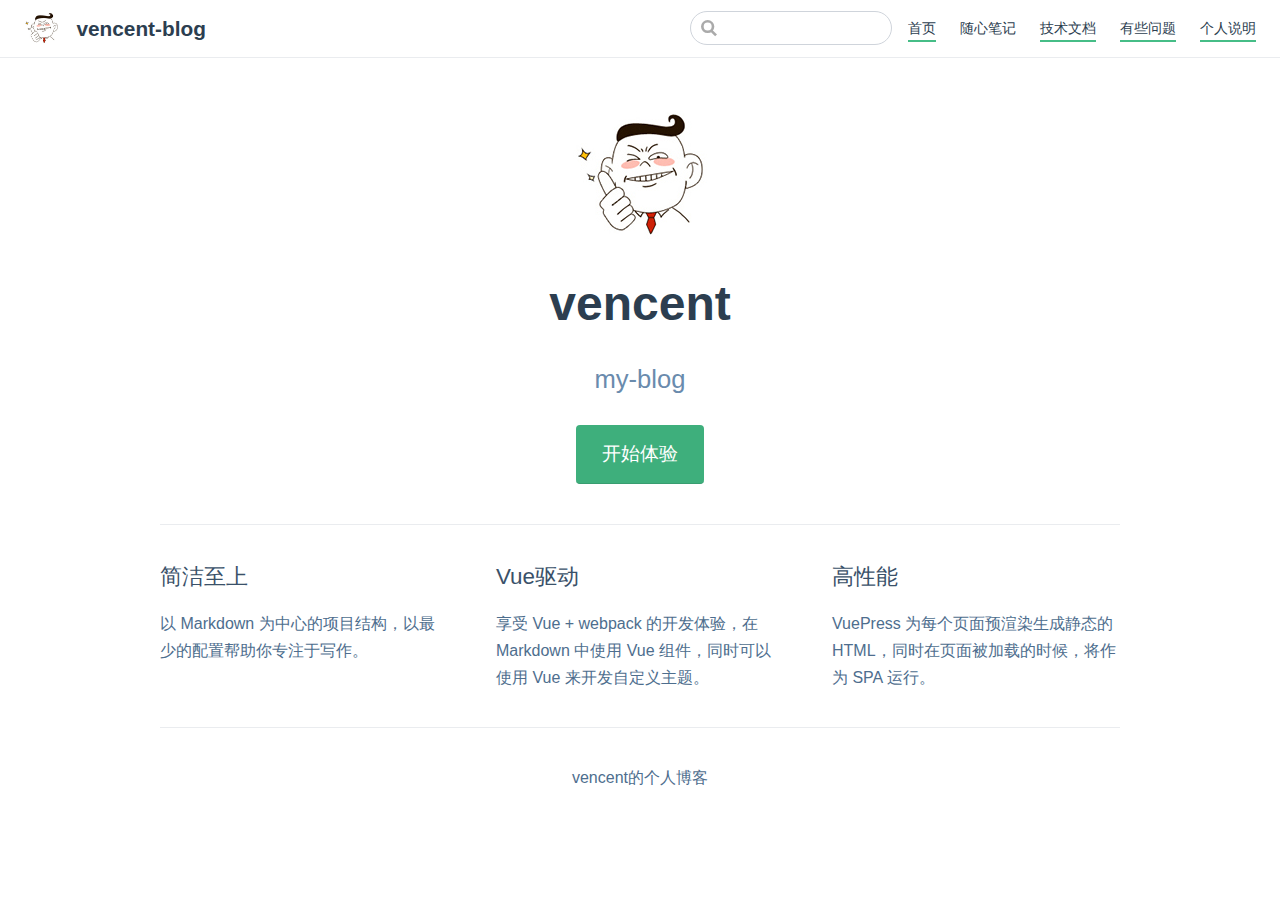
<file: index.html>
<!DOCTYPE html>
<html lang="en-US">
  <head>
    <meta charset="utf-8">
    <meta name="viewport" content="width=device-width,initial-scale=1">
    <title>vencent-blog</title>
    <meta name="generator" content="VuePress 1.7.1">
    <link rel="icon" href="/img09.png">
    <link rel="manifest" href="/img09.png">
    <link rel="apple-touch-icon" href="/img09.png">
    <meta name="description" content="">
    
    <link rel="preload" href="/assets/css/0.styles.680c7393.css" as="style"><link rel="preload" href="/assets/js/app.954b6ad7.js" as="script"><link rel="preload" href="/assets/js/2.8404c8b1.js" as="script"><link rel="preload" href="/assets/js/5.021cf448.js" as="script"><link rel="prefetch" href="/assets/js/3.aedf3c41.js"><link rel="prefetch" href="/assets/js/4.634001f8.js"><link rel="prefetch" href="/assets/js/6.5b02b5c6.js"><link rel="prefetch" href="/assets/js/7.5a473aaa.js"><link rel="prefetch" href="/assets/js/8.8099f444.js">
    <link rel="stylesheet" href="/assets/css/0.styles.680c7393.css">
  </head>
  <body>
    <div id="app" data-server-rendered="true"><div class="theme-container no-sidebar"><header class="navbar"><div class="sidebar-button"><svg xmlns="http://www.w3.org/2000/svg" aria-hidden="true" role="img" viewBox="0 0 448 512" class="icon"><path fill="currentColor" d="M436 124H12c-6.627 0-12-5.373-12-12V80c0-6.627 5.373-12 12-12h424c6.627 0 12 5.373 12 12v32c0 6.627-5.373 12-12 12zm0 160H12c-6.627 0-12-5.373-12-12v-32c0-6.627 5.373-12 12-12h424c6.627 0 12 5.373 12 12v32c0 6.627-5.373 12-12 12zm0 160H12c-6.627 0-12-5.373-12-12v-32c0-6.627 5.373-12 12-12h424c6.627 0 12 5.373 12 12v32c0 6.627-5.373 12-12 12z"></path></svg></div> <a href="/" aria-current="page" class="home-link router-link-exact-active router-link-active"><img src="/img12.png" alt="vencent-blog" class="logo"> <span class="site-name can-hide">vencent-blog</span></a> <div class="links"><div class="search-box"><input aria-label="Search" autocomplete="off" spellcheck="false" value=""> <!----></div> <nav class="nav-links can-hide"><div class="nav-item"><a href="/" aria-current="page" class="nav-link router-link-exact-active router-link-active">
  首页
</a></div><div class="nav-item"><a href="/yun.html" class="nav-link">
  随心笔记
</a></div><div class="nav-item"><a href="/" aria-current="page" class="nav-link router-link-exact-active router-link-active">
  技术文档
</a></div><div class="nav-item"><a href="/" aria-current="page" class="nav-link router-link-exact-active router-link-active">
  有些问题
</a></div><div class="nav-item"><a href="/" aria-current="page" class="nav-link router-link-exact-active router-link-active">
  个人说明
</a></div> <!----></nav></div></header> <div class="sidebar-mask"></div> <aside class="sidebar"><nav class="nav-links"><div class="nav-item"><a href="/" aria-current="page" class="nav-link router-link-exact-active router-link-active">
  首页
</a></div><div class="nav-item"><a href="/yun.html" class="nav-link">
  随心笔记
</a></div><div class="nav-item"><a href="/" aria-current="page" class="nav-link router-link-exact-active router-link-active">
  技术文档
</a></div><div class="nav-item"><a href="/" aria-current="page" class="nav-link router-link-exact-active router-link-active">
  有些问题
</a></div><div class="nav-item"><a href="/" aria-current="page" class="nav-link router-link-exact-active router-link-active">
  个人说明
</a></div> <!----></nav>  <ul class="sidebar-links"><li><a href="/yun.html" class="sidebar-link">考试系统重构（学生端）接口文档（初版）</a></li><li><a href="/shui.html" class="sidebar-link">水</a></li><li><a href="/lin.html" class="sidebar-link">生命中美丽</a></li></ul> </aside> <main aria-labelledby="main-title" class="home"><header class="hero"><img src="/img12.png" alt="hero"> <h1 id="main-title">
      vencent
    </h1> <p class="description">
      my-blog
    </p> <p class="action"><a href="/yun.html" class="nav-link action-button">
  开始体验
</a></p></header> <div class="features"><div class="feature"><h2>简洁至上</h2> <p>以 Markdown 为中心的项目结构，以最少的配置帮助你专注于写作。</p></div><div class="feature"><h2>Vue驱动</h2> <p>享受 Vue + webpack 的开发体验，在 Markdown 中使用 Vue 组件，同时可以使用 Vue 来开发自定义主题。</p></div><div class="feature"><h2>高性能</h2> <p>VuePress 为每个页面预渲染生成静态的 HTML，同时在页面被加载的时候，将作为 SPA 运行。</p></div></div> <div class="theme-default-content custom content__default"></div> <div class="footer">
    vencent的个人博客
  </div></main></div><div class="global-ui"></div></div>
    <script src="/assets/js/app.954b6ad7.js" defer></script><script src="/assets/js/2.8404c8b1.js" defer></script><script src="/assets/js/5.021cf448.js" defer></script>
  </body>
</html>
</file>
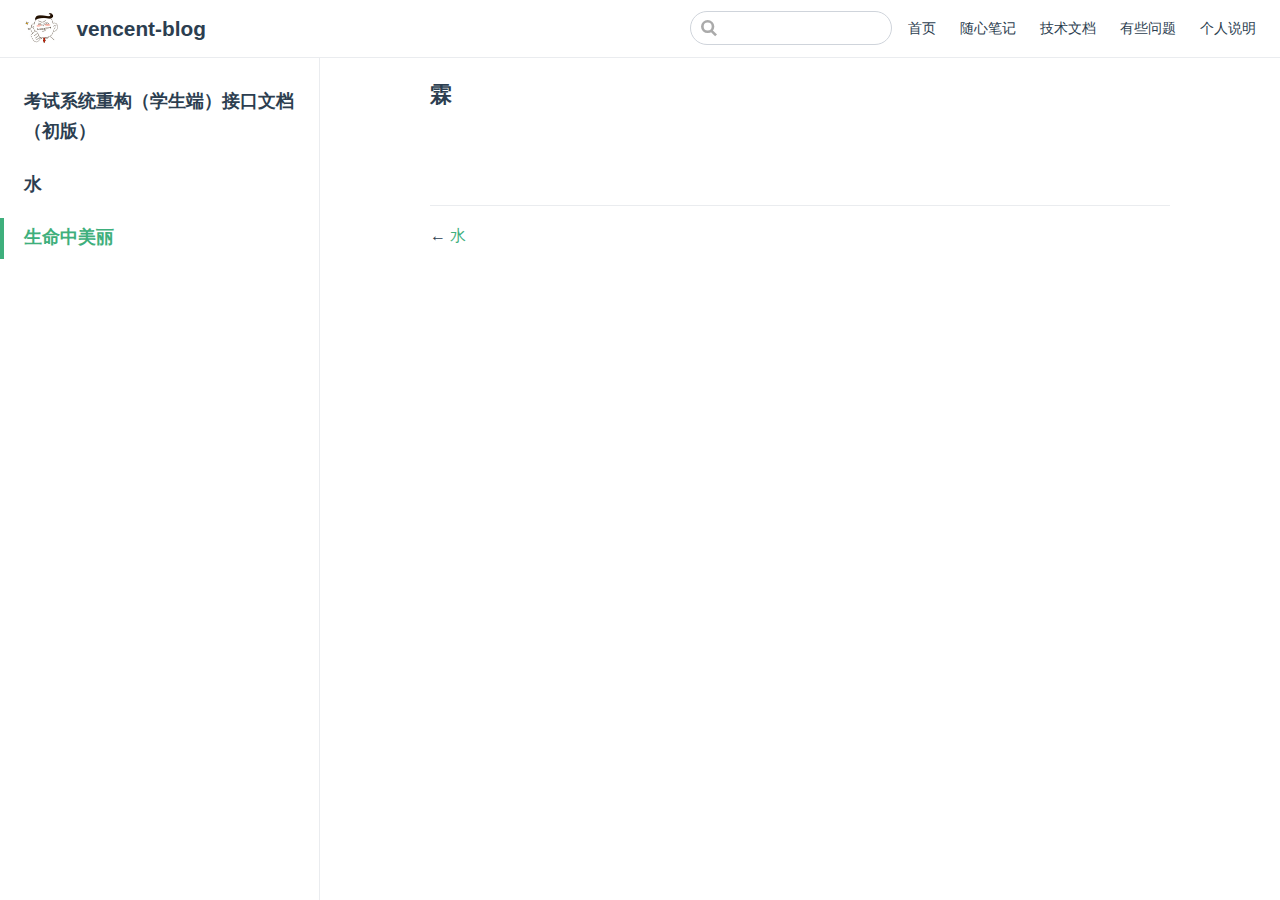
<file: lin.html>
<!DOCTYPE html>
<html lang="en-US">
  <head>
    <meta charset="utf-8">
    <meta name="viewport" content="width=device-width,initial-scale=1">
    <title>霖 | vencent-blog</title>
    <meta name="generator" content="VuePress 1.7.1">
    <link rel="icon" href="/img09.png">
    <link rel="manifest" href="/img09.png">
    <link rel="apple-touch-icon" href="/img09.png">
    <meta name="description" content="">
    
    <link rel="preload" href="/assets/css/0.styles.680c7393.css" as="style"><link rel="preload" href="/assets/js/app.954b6ad7.js" as="script"><link rel="preload" href="/assets/js/2.8404c8b1.js" as="script"><link rel="preload" href="/assets/js/6.5b02b5c6.js" as="script"><link rel="prefetch" href="/assets/js/3.aedf3c41.js"><link rel="prefetch" href="/assets/js/4.634001f8.js"><link rel="prefetch" href="/assets/js/5.021cf448.js"><link rel="prefetch" href="/assets/js/7.5a473aaa.js"><link rel="prefetch" href="/assets/js/8.8099f444.js">
    <link rel="stylesheet" href="/assets/css/0.styles.680c7393.css">
  </head>
  <body>
    <div id="app" data-server-rendered="true"><div class="theme-container"><header class="navbar"><div class="sidebar-button"><svg xmlns="http://www.w3.org/2000/svg" aria-hidden="true" role="img" viewBox="0 0 448 512" class="icon"><path fill="currentColor" d="M436 124H12c-6.627 0-12-5.373-12-12V80c0-6.627 5.373-12 12-12h424c6.627 0 12 5.373 12 12v32c0 6.627-5.373 12-12 12zm0 160H12c-6.627 0-12-5.373-12-12v-32c0-6.627 5.373-12 12-12h424c6.627 0 12 5.373 12 12v32c0 6.627-5.373 12-12 12zm0 160H12c-6.627 0-12-5.373-12-12v-32c0-6.627 5.373-12 12-12h424c6.627 0 12 5.373 12 12v32c0 6.627-5.373 12-12 12z"></path></svg></div> <a href="/" class="home-link router-link-active"><img src="/img12.png" alt="vencent-blog" class="logo"> <span class="site-name can-hide">vencent-blog</span></a> <div class="links"><div class="search-box"><input aria-label="Search" autocomplete="off" spellcheck="false" value=""> <!----></div> <nav class="nav-links can-hide"><div class="nav-item"><a href="/" class="nav-link">
  首页
</a></div><div class="nav-item"><a href="/yun.html" class="nav-link">
  随心笔记
</a></div><div class="nav-item"><a href="/" class="nav-link">
  技术文档
</a></div><div class="nav-item"><a href="/" class="nav-link">
  有些问题
</a></div><div class="nav-item"><a href="/" class="nav-link">
  个人说明
</a></div> <!----></nav></div></header> <div class="sidebar-mask"></div> <aside class="sidebar"><nav class="nav-links"><div class="nav-item"><a href="/" class="nav-link">
  首页
</a></div><div class="nav-item"><a href="/yun.html" class="nav-link">
  随心笔记
</a></div><div class="nav-item"><a href="/" class="nav-link">
  技术文档
</a></div><div class="nav-item"><a href="/" class="nav-link">
  有些问题
</a></div><div class="nav-item"><a href="/" class="nav-link">
  个人说明
</a></div> <!----></nav>  <ul class="sidebar-links"><li><a href="/yun.html" class="sidebar-link">考试系统重构（学生端）接口文档（初版）</a></li><li><a href="/shui.html" class="sidebar-link">水</a></li><li><a href="/lin.html" aria-current="page" class="active sidebar-link">生命中美丽</a><ul class="sidebar-sub-headers"></ul></li></ul> </aside> <main class="page"> <div class="theme-default-content content__default"><h3 id="霖"><a href="#霖" class="header-anchor">#</a> 霖</h3></div> <footer class="page-edit"><!----> <!----></footer> <div class="page-nav"><p class="inner"><span class="prev">
      ←
      <a href="/shui.html" class="prev">
        水
      </a></span> <!----></p></div> </main></div><div class="global-ui"></div></div>
    <script src="/assets/js/app.954b6ad7.js" defer></script><script src="/assets/js/2.8404c8b1.js" defer></script><script src="/assets/js/6.5b02b5c6.js" defer></script>
  </body>
</html>
</file>
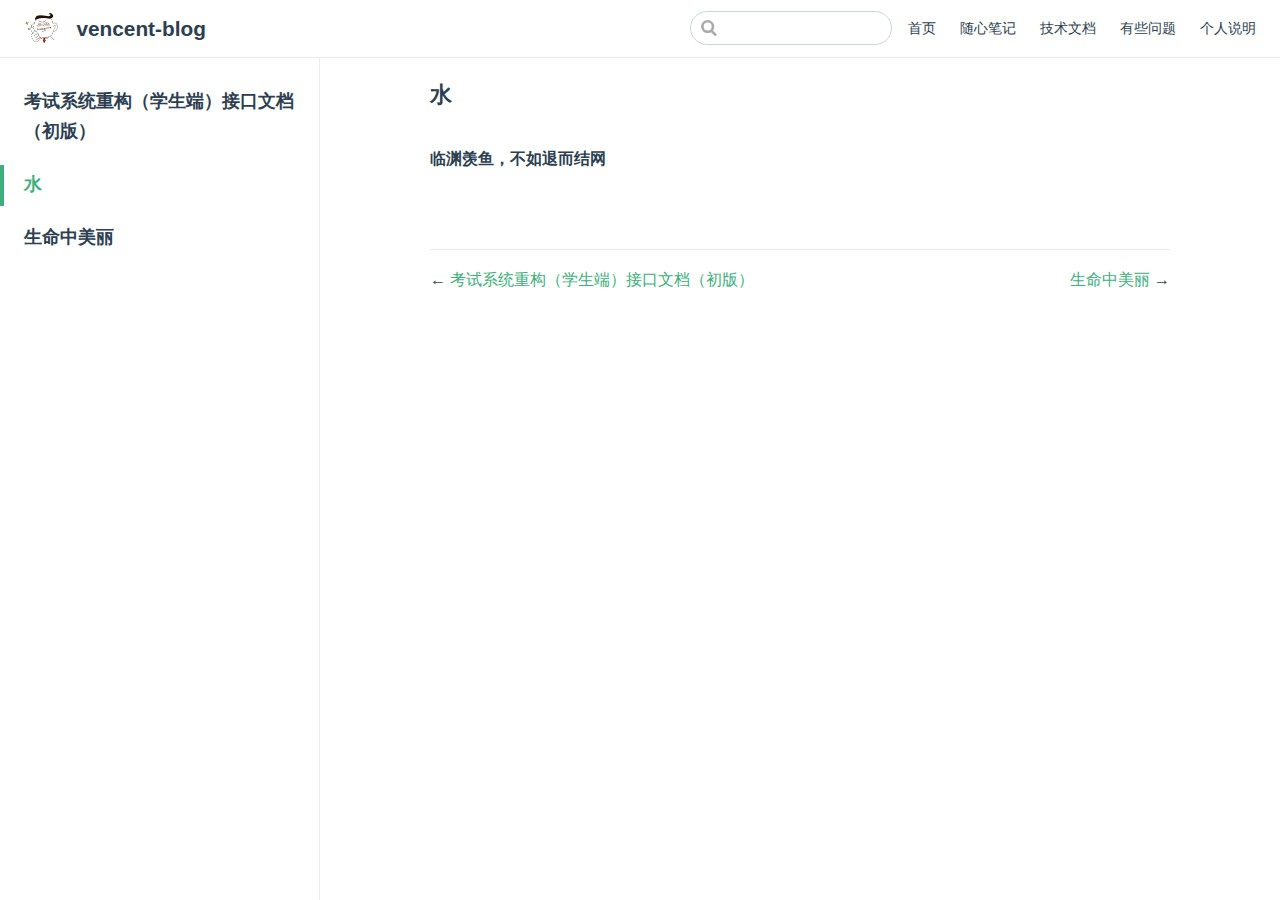
<file: shui.html>
<!DOCTYPE html>
<html lang="en-US">
  <head>
    <meta charset="utf-8">
    <meta name="viewport" content="width=device-width,initial-scale=1">
    <title>水 | vencent-blog</title>
    <meta name="generator" content="VuePress 1.7.1">
    <link rel="icon" href="/img09.png">
    <link rel="manifest" href="/img09.png">
    <link rel="apple-touch-icon" href="/img09.png">
    <meta name="description" content="">
    
    <link rel="preload" href="/assets/css/0.styles.680c7393.css" as="style"><link rel="preload" href="/assets/js/app.954b6ad7.js" as="script"><link rel="preload" href="/assets/js/2.8404c8b1.js" as="script"><link rel="preload" href="/assets/js/7.5a473aaa.js" as="script"><link rel="prefetch" href="/assets/js/3.aedf3c41.js"><link rel="prefetch" href="/assets/js/4.634001f8.js"><link rel="prefetch" href="/assets/js/5.021cf448.js"><link rel="prefetch" href="/assets/js/6.5b02b5c6.js"><link rel="prefetch" href="/assets/js/8.8099f444.js">
    <link rel="stylesheet" href="/assets/css/0.styles.680c7393.css">
  </head>
  <body>
    <div id="app" data-server-rendered="true"><div class="theme-container"><header class="navbar"><div class="sidebar-button"><svg xmlns="http://www.w3.org/2000/svg" aria-hidden="true" role="img" viewBox="0 0 448 512" class="icon"><path fill="currentColor" d="M436 124H12c-6.627 0-12-5.373-12-12V80c0-6.627 5.373-12 12-12h424c6.627 0 12 5.373 12 12v32c0 6.627-5.373 12-12 12zm0 160H12c-6.627 0-12-5.373-12-12v-32c0-6.627 5.373-12 12-12h424c6.627 0 12 5.373 12 12v32c0 6.627-5.373 12-12 12zm0 160H12c-6.627 0-12-5.373-12-12v-32c0-6.627 5.373-12 12-12h424c6.627 0 12 5.373 12 12v32c0 6.627-5.373 12-12 12z"></path></svg></div> <a href="/" class="home-link router-link-active"><img src="/img12.png" alt="vencent-blog" class="logo"> <span class="site-name can-hide">vencent-blog</span></a> <div class="links"><div class="search-box"><input aria-label="Search" autocomplete="off" spellcheck="false" value=""> <!----></div> <nav class="nav-links can-hide"><div class="nav-item"><a href="/" class="nav-link">
  首页
</a></div><div class="nav-item"><a href="/yun.html" class="nav-link">
  随心笔记
</a></div><div class="nav-item"><a href="/" class="nav-link">
  技术文档
</a></div><div class="nav-item"><a href="/" class="nav-link">
  有些问题
</a></div><div class="nav-item"><a href="/" class="nav-link">
  个人说明
</a></div> <!----></nav></div></header> <div class="sidebar-mask"></div> <aside class="sidebar"><nav class="nav-links"><div class="nav-item"><a href="/" class="nav-link">
  首页
</a></div><div class="nav-item"><a href="/yun.html" class="nav-link">
  随心笔记
</a></div><div class="nav-item"><a href="/" class="nav-link">
  技术文档
</a></div><div class="nav-item"><a href="/" class="nav-link">
  有些问题
</a></div><div class="nav-item"><a href="/" class="nav-link">
  个人说明
</a></div> <!----></nav>  <ul class="sidebar-links"><li><a href="/yun.html" class="sidebar-link">考试系统重构（学生端）接口文档（初版）</a></li><li><a href="/shui.html" aria-current="page" class="active sidebar-link">水</a><ul class="sidebar-sub-headers"></ul></li><li><a href="/lin.html" class="sidebar-link">生命中美丽</a></li></ul> </aside> <main class="page"> <div class="theme-default-content content__default"><h3 id="水"><a href="#水" class="header-anchor">#</a> 水</h3> <h4 id="临渊羡鱼-不如退而结网"><a href="#临渊羡鱼-不如退而结网" class="header-anchor">#</a> 临渊羡鱼，不如退而结网</h4></div> <footer class="page-edit"><!----> <!----></footer> <div class="page-nav"><p class="inner"><span class="prev">
      ←
      <a href="/yun.html" class="prev">
        考试系统重构（学生端）接口文档（初版）
      </a></span> <span class="next"><a href="/lin.html">
        生命中美丽
      </a>
      →
    </span></p></div> </main></div><div class="global-ui"></div></div>
    <script src="/assets/js/app.954b6ad7.js" defer></script><script src="/assets/js/2.8404c8b1.js" defer></script><script src="/assets/js/7.5a473aaa.js" defer></script>
  </body>
</html>
</file>
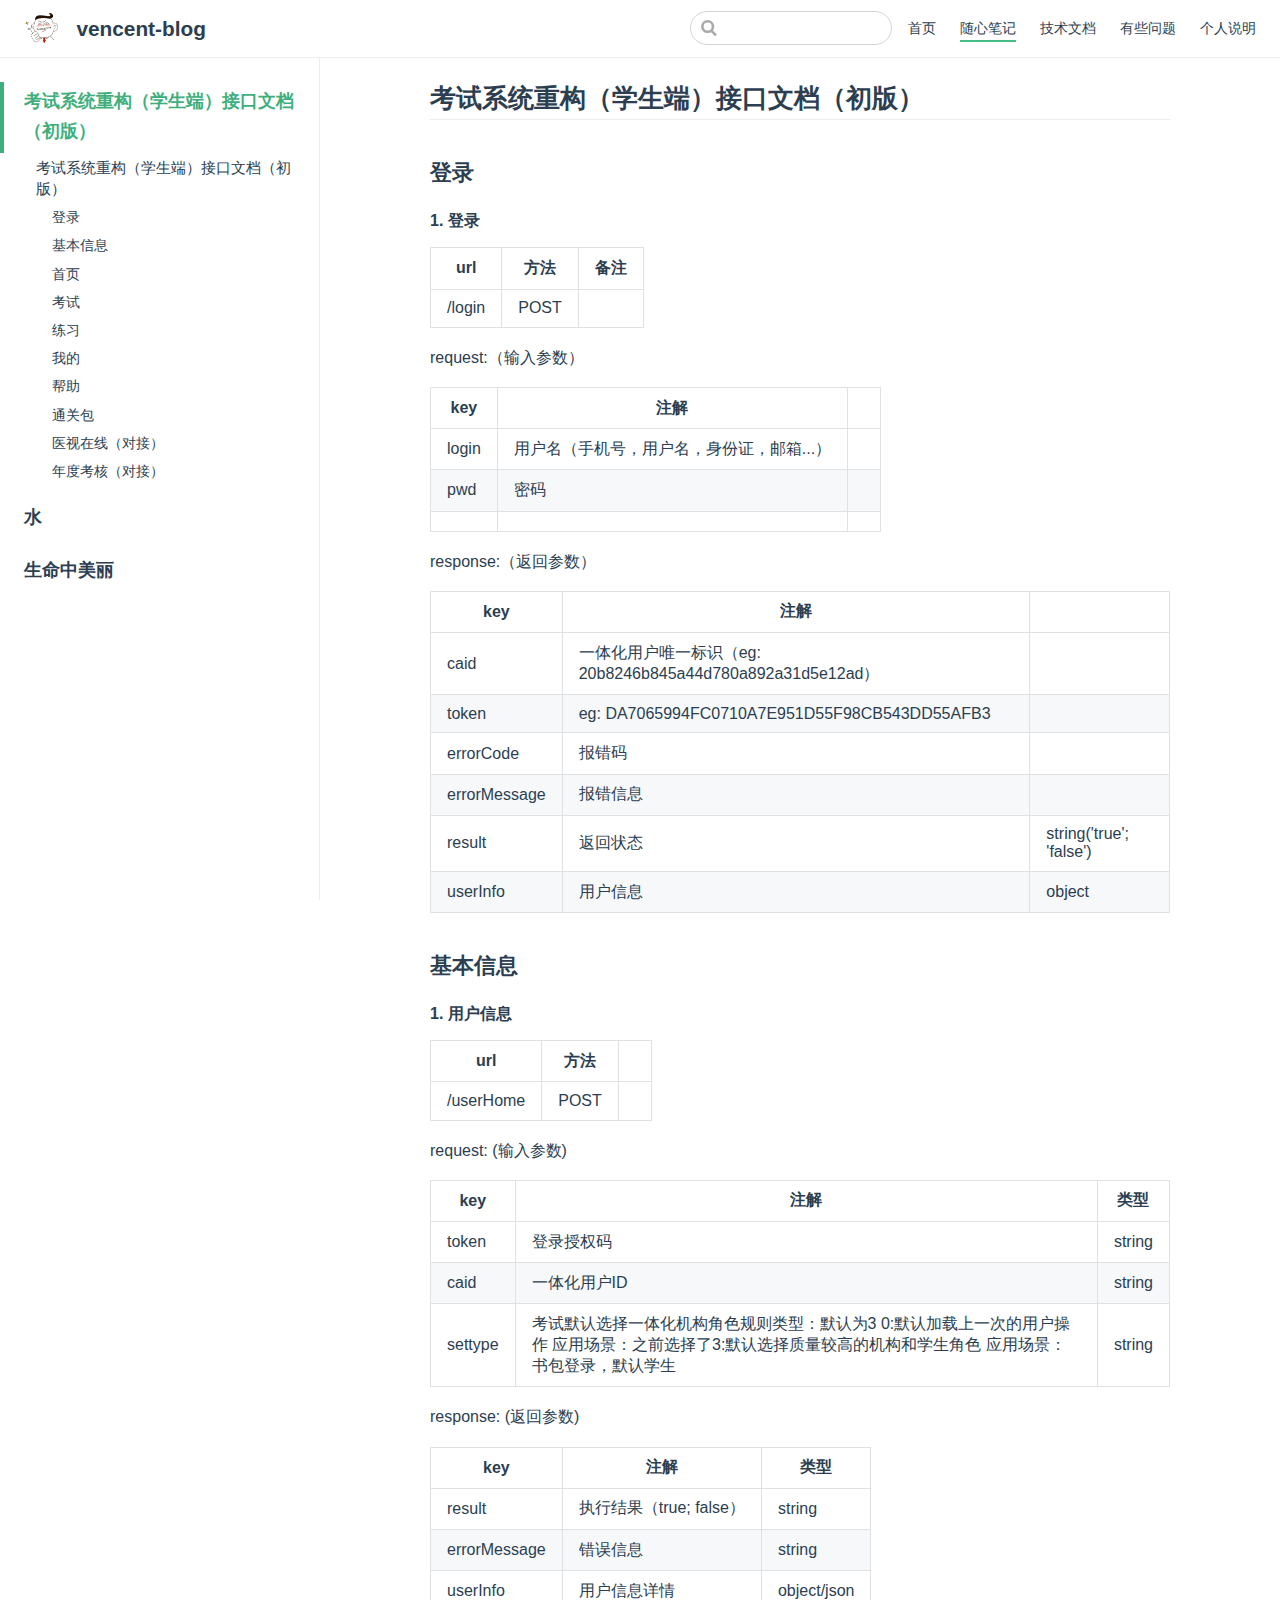
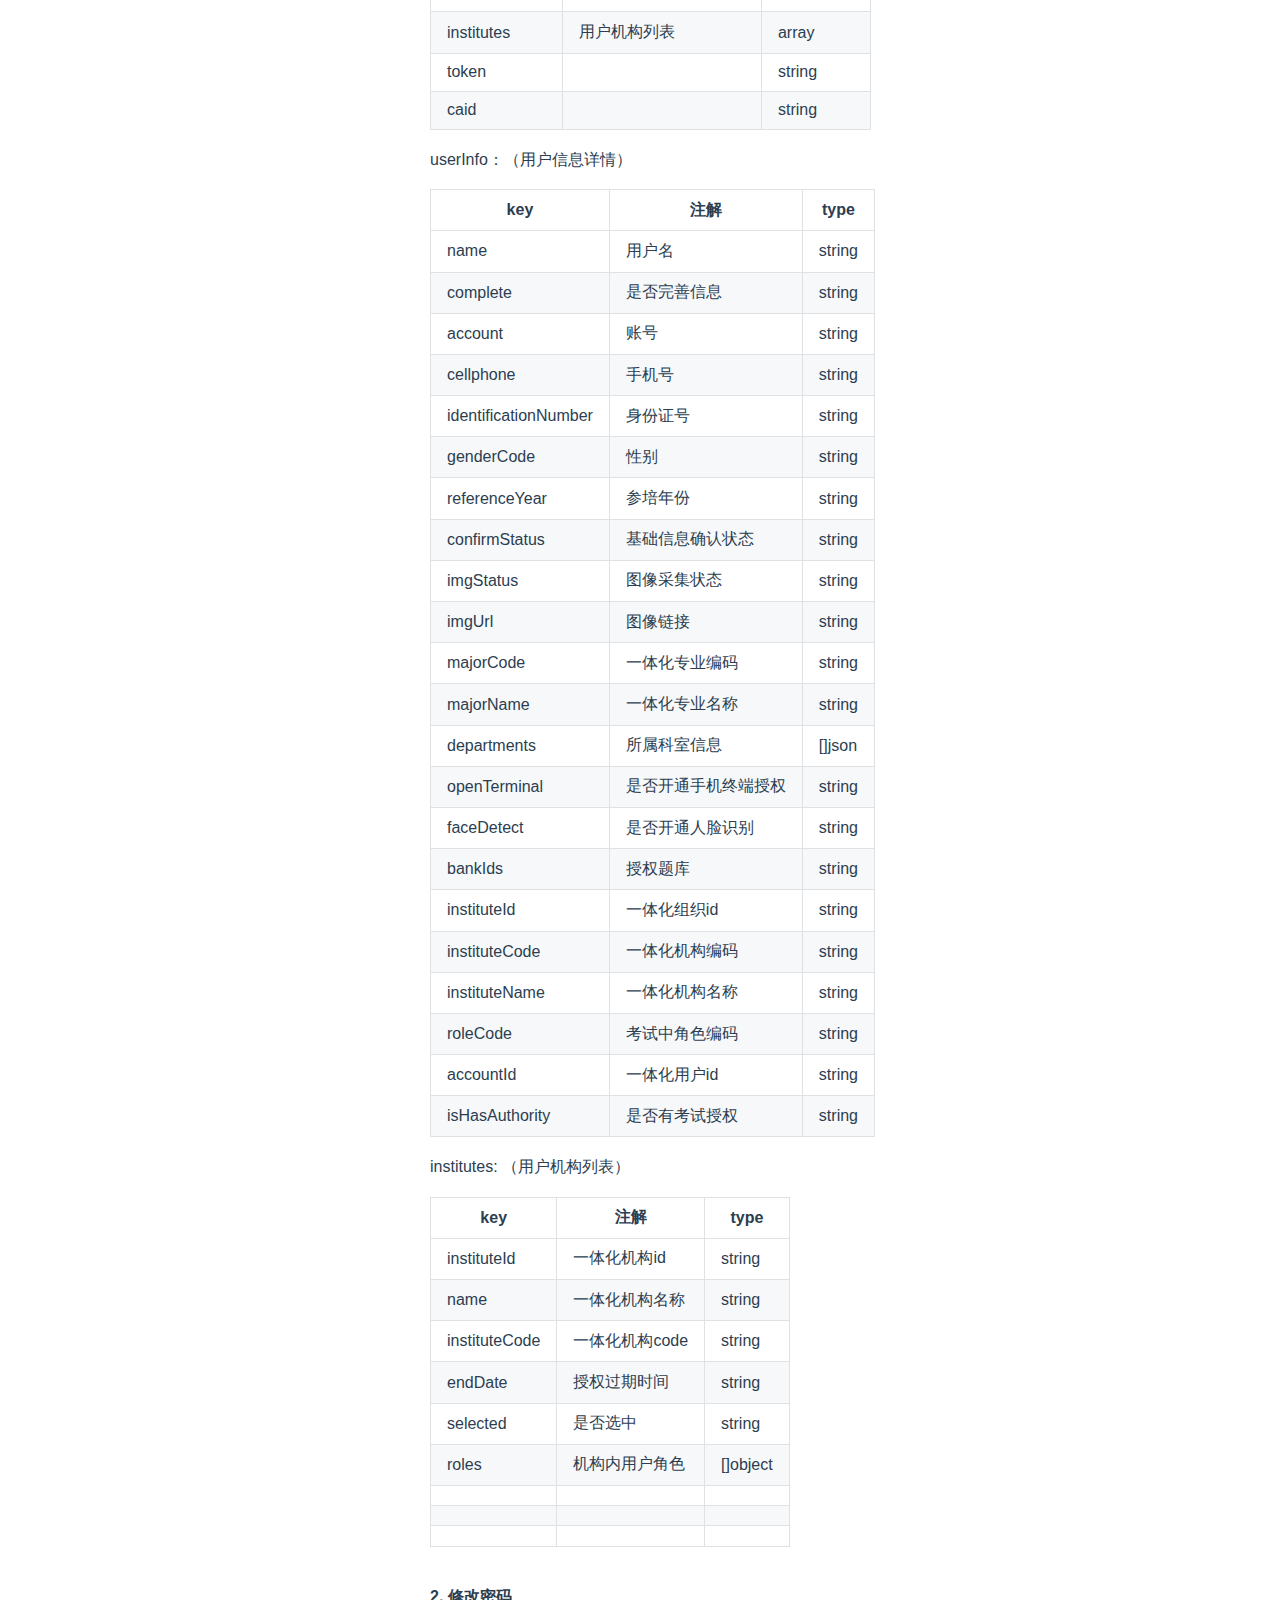
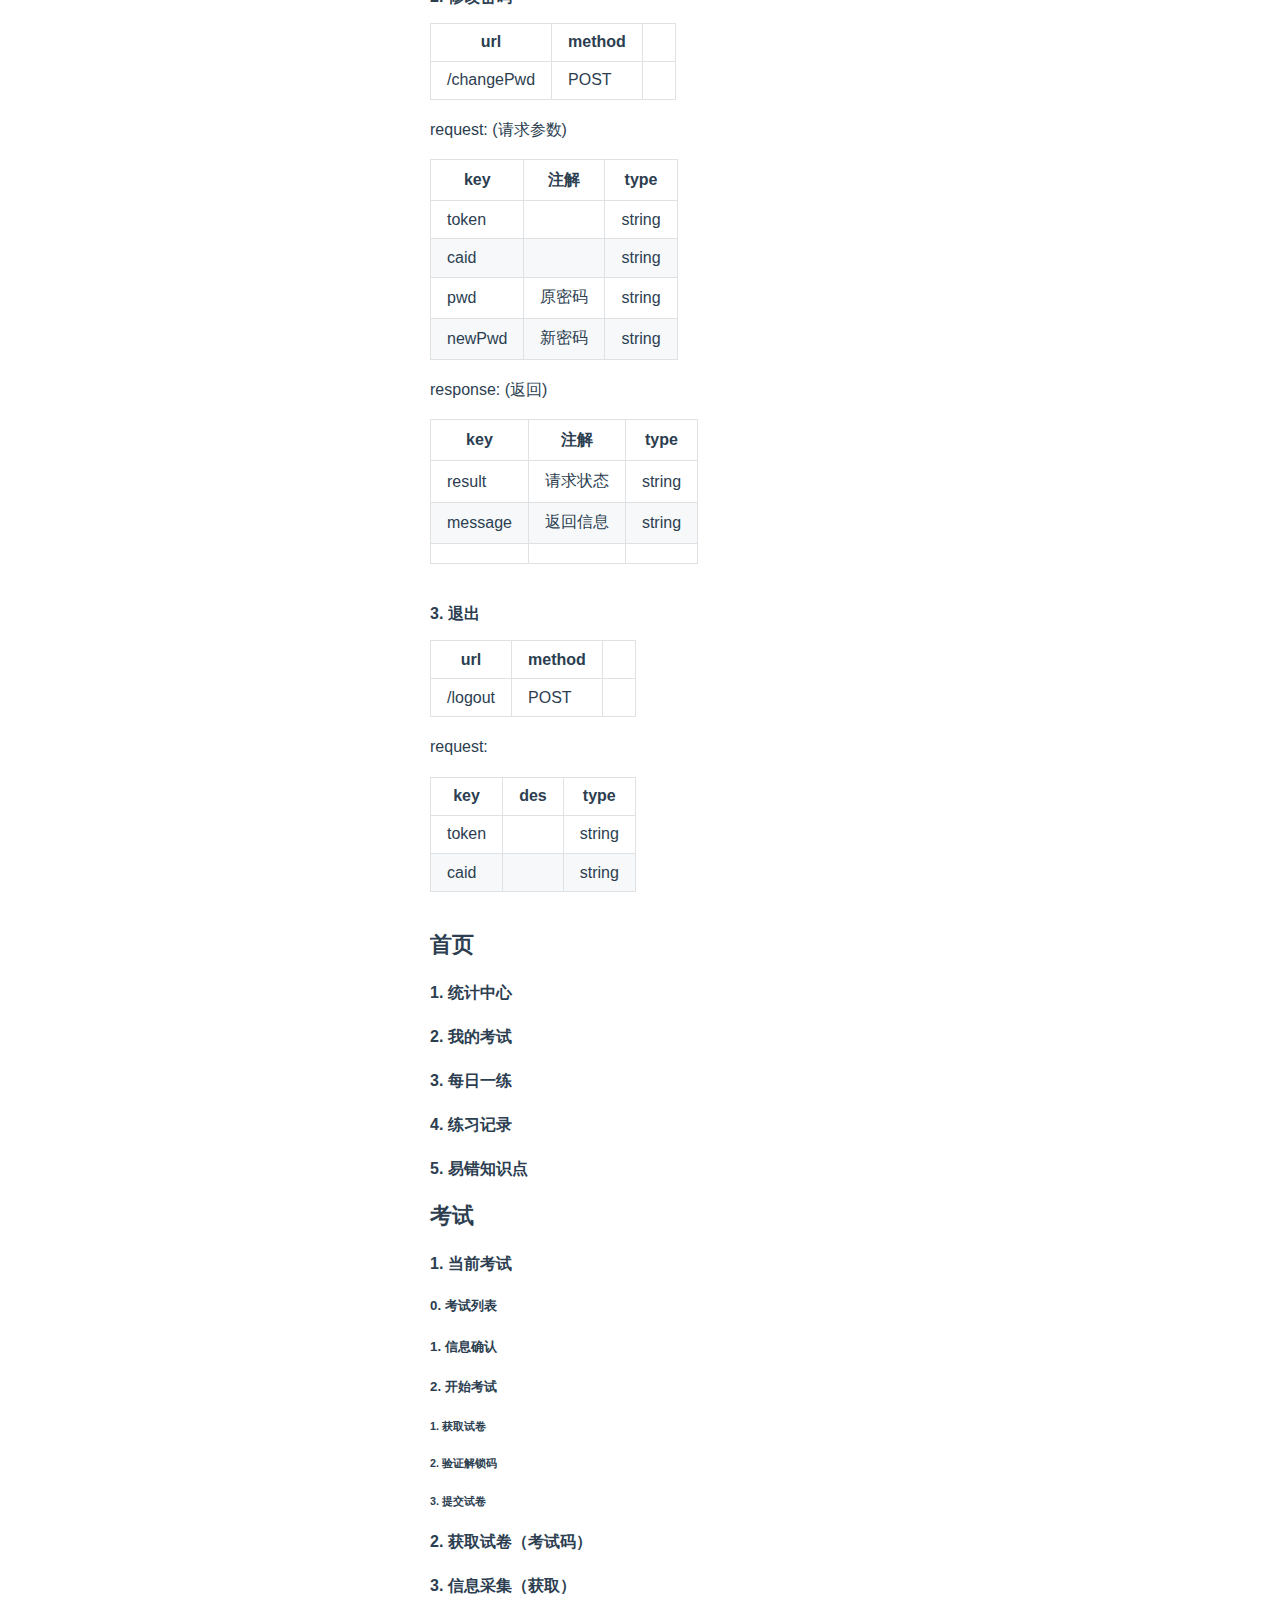
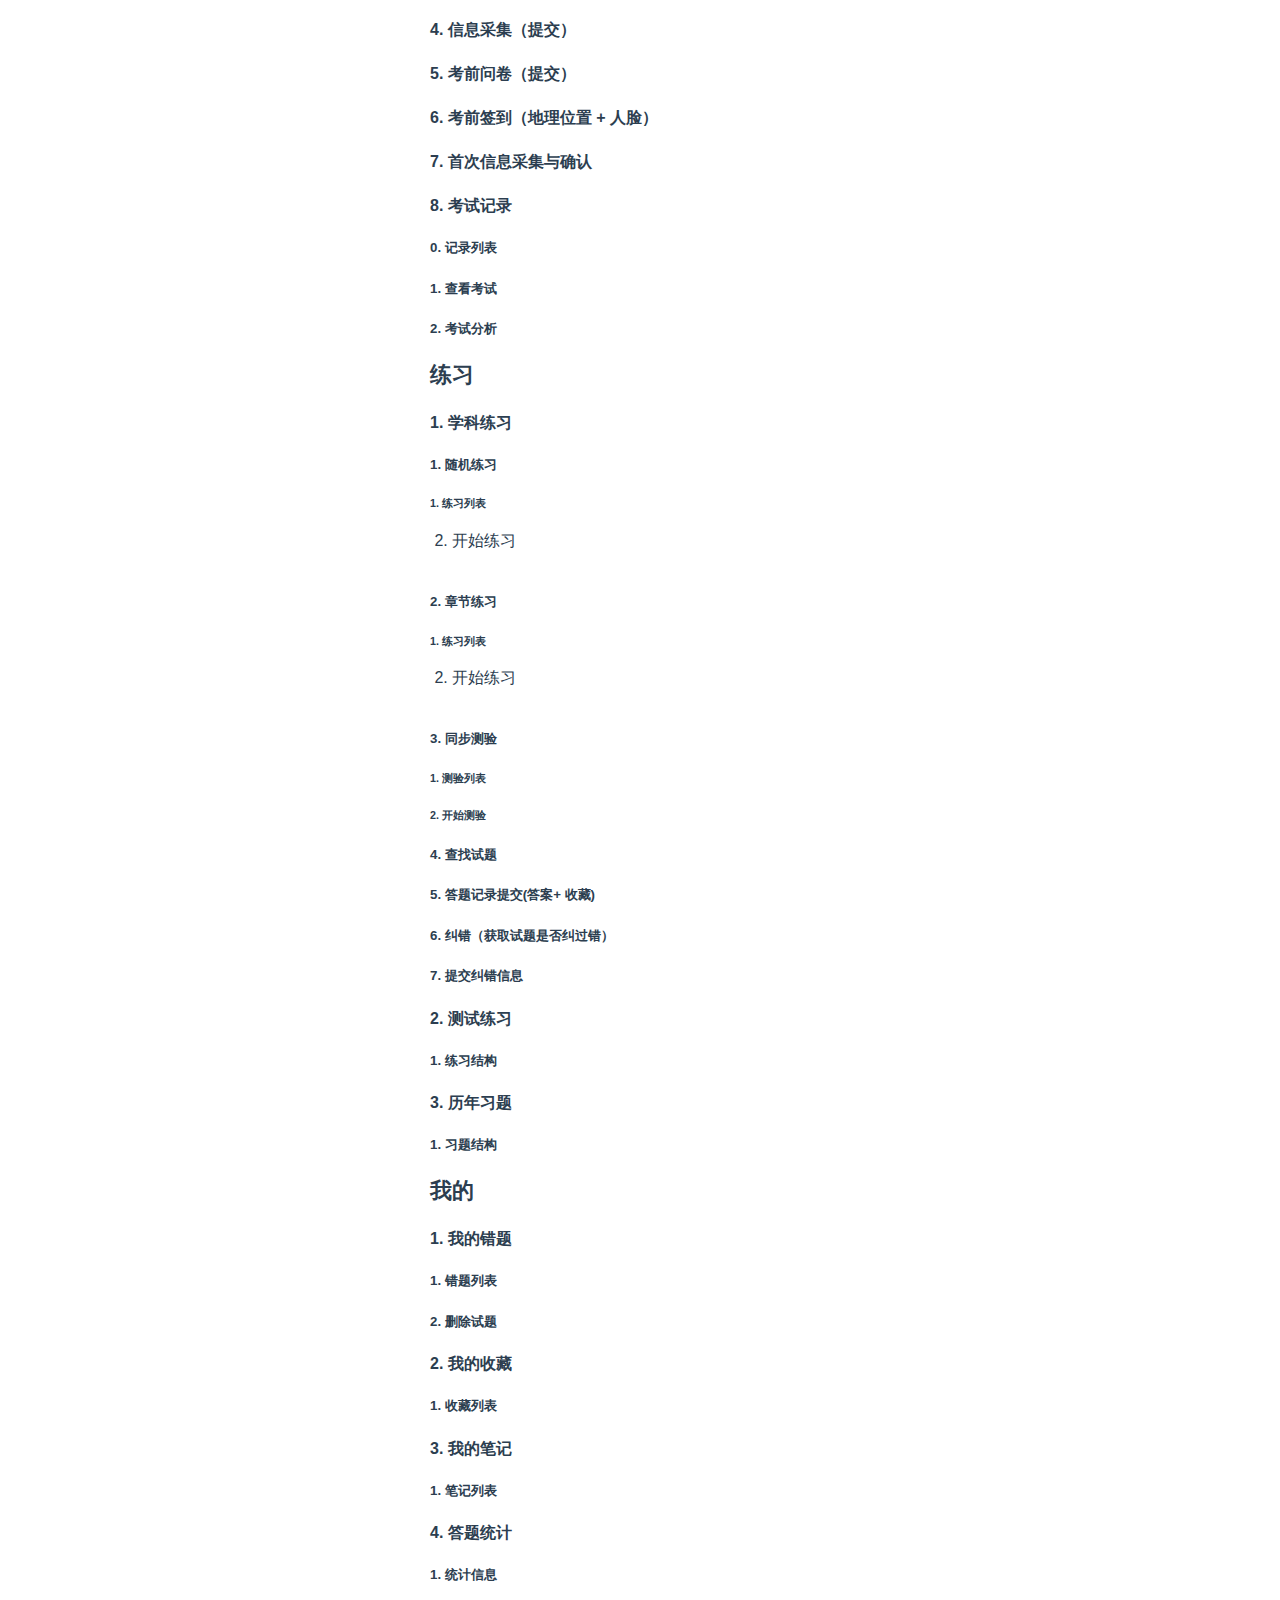
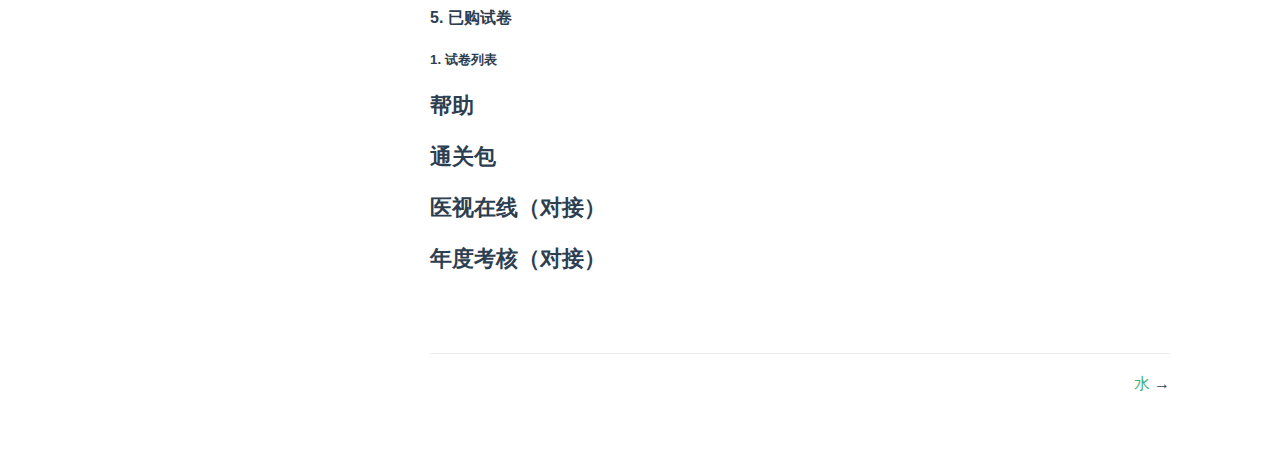
<file: yun.html>
<!DOCTYPE html>
<html lang="en-US">
  <head>
    <meta charset="utf-8">
    <meta name="viewport" content="width=device-width,initial-scale=1">
    <title>考试系统重构（学生端）接口文档（初版） | vencent-blog</title>
    <meta name="generator" content="VuePress 1.7.1">
    <link rel="icon" href="/img09.png">
    <link rel="manifest" href="/img09.png">
    <link rel="apple-touch-icon" href="/img09.png">
    <meta name="description" content="">
    
    <link rel="preload" href="/assets/css/0.styles.680c7393.css" as="style"><link rel="preload" href="/assets/js/app.954b6ad7.js" as="script"><link rel="preload" href="/assets/js/2.8404c8b1.js" as="script"><link rel="preload" href="/assets/js/8.8099f444.js" as="script"><link rel="prefetch" href="/assets/js/3.aedf3c41.js"><link rel="prefetch" href="/assets/js/4.634001f8.js"><link rel="prefetch" href="/assets/js/5.021cf448.js"><link rel="prefetch" href="/assets/js/6.5b02b5c6.js"><link rel="prefetch" href="/assets/js/7.5a473aaa.js">
    <link rel="stylesheet" href="/assets/css/0.styles.680c7393.css">
  </head>
  <body>
    <div id="app" data-server-rendered="true"><div class="theme-container"><header class="navbar"><div class="sidebar-button"><svg xmlns="http://www.w3.org/2000/svg" aria-hidden="true" role="img" viewBox="0 0 448 512" class="icon"><path fill="currentColor" d="M436 124H12c-6.627 0-12-5.373-12-12V80c0-6.627 5.373-12 12-12h424c6.627 0 12 5.373 12 12v32c0 6.627-5.373 12-12 12zm0 160H12c-6.627 0-12-5.373-12-12v-32c0-6.627 5.373-12 12-12h424c6.627 0 12 5.373 12 12v32c0 6.627-5.373 12-12 12zm0 160H12c-6.627 0-12-5.373-12-12v-32c0-6.627 5.373-12 12-12h424c6.627 0 12 5.373 12 12v32c0 6.627-5.373 12-12 12z"></path></svg></div> <a href="/" class="home-link router-link-active"><img src="/img12.png" alt="vencent-blog" class="logo"> <span class="site-name can-hide">vencent-blog</span></a> <div class="links"><div class="search-box"><input aria-label="Search" autocomplete="off" spellcheck="false" value=""> <!----></div> <nav class="nav-links can-hide"><div class="nav-item"><a href="/" class="nav-link">
  首页
</a></div><div class="nav-item"><a href="/yun.html" aria-current="page" class="nav-link router-link-exact-active router-link-active">
  随心笔记
</a></div><div class="nav-item"><a href="/" class="nav-link">
  技术文档
</a></div><div class="nav-item"><a href="/" class="nav-link">
  有些问题
</a></div><div class="nav-item"><a href="/" class="nav-link">
  个人说明
</a></div> <!----></nav></div></header> <div class="sidebar-mask"></div> <aside class="sidebar"><nav class="nav-links"><div class="nav-item"><a href="/" class="nav-link">
  首页
</a></div><div class="nav-item"><a href="/yun.html" aria-current="page" class="nav-link router-link-exact-active router-link-active">
  随心笔记
</a></div><div class="nav-item"><a href="/" class="nav-link">
  技术文档
</a></div><div class="nav-item"><a href="/" class="nav-link">
  有些问题
</a></div><div class="nav-item"><a href="/" class="nav-link">
  个人说明
</a></div> <!----></nav>  <ul class="sidebar-links"><li><a href="/yun.html" aria-current="page" class="active sidebar-link">考试系统重构（学生端）接口文档（初版）</a><ul class="sidebar-sub-headers"><li class="sidebar-sub-header"><a href="/yun.html#考试系统重构-学生端-接口文档-初版" class="sidebar-link">考试系统重构（学生端）接口文档（初版）</a><ul class="sidebar-sub-headers"><li class="sidebar-sub-header"><a href="/yun.html#登录" class="sidebar-link">登录</a></li><li class="sidebar-sub-header"><a href="/yun.html#基本信息" class="sidebar-link">基本信息</a></li><li class="sidebar-sub-header"><a href="/yun.html#首页" class="sidebar-link">首页</a></li><li class="sidebar-sub-header"><a href="/yun.html#考试" class="sidebar-link">考试</a></li><li class="sidebar-sub-header"><a href="/yun.html#练习" class="sidebar-link">练习</a></li><li class="sidebar-sub-header"><a href="/yun.html#我的" class="sidebar-link">我的</a></li><li class="sidebar-sub-header"><a href="/yun.html#帮助" class="sidebar-link">帮助</a></li><li class="sidebar-sub-header"><a href="/yun.html#通关包" class="sidebar-link">通关包</a></li><li class="sidebar-sub-header"><a href="/yun.html#医视在线-对接" class="sidebar-link">医视在线（对接）</a></li><li class="sidebar-sub-header"><a href="/yun.html#年度考核-对接" class="sidebar-link">年度考核（对接）</a></li></ul></li></ul></li><li><a href="/shui.html" class="sidebar-link">水</a></li><li><a href="/lin.html" class="sidebar-link">生命中美丽</a></li></ul> </aside> <main class="page"> <div class="theme-default-content content__default"><h2 id="考试系统重构-学生端-接口文档-初版"><a href="#考试系统重构-学生端-接口文档-初版" class="header-anchor">#</a> 考试系统重构（学生端）接口文档（初版）</h2> <h3 id="登录"><a href="#登录" class="header-anchor">#</a> 登录</h3> <h4 id="_1-登录"><a href="#_1-登录" class="header-anchor">#</a> 1. 登录</h4> <table><thead><tr><th>url</th> <th>方法</th> <th>备注</th></tr></thead> <tbody><tr><td>/login</td> <td>POST</td> <td></td></tr></tbody></table> <p>request:（输入参数）</p> <table><thead><tr><th>key</th> <th>注解</th> <th></th></tr></thead> <tbody><tr><td>login</td> <td>用户名（手机号，用户名，身份证，邮箱...）</td> <td></td></tr> <tr><td>pwd</td> <td>密码</td> <td></td></tr> <tr><td></td> <td></td> <td></td></tr></tbody></table> <p>response:（返回参数）</p> <table><thead><tr><th>key</th> <th>注解</th> <th></th></tr></thead> <tbody><tr><td>caid</td> <td>一体化用户唯一标识（eg: 20b8246b845a44d780a892a31d5e12ad）</td> <td></td></tr> <tr><td>token</td> <td>eg: DA7065994FC0710A7E951D55F98CB543DD55AFB3</td> <td></td></tr> <tr><td>errorCode</td> <td>报错码</td> <td></td></tr> <tr><td>errorMessage</td> <td>报错信息</td> <td></td></tr> <tr><td>result</td> <td>返回状态</td> <td>string('true'; 'false')</td></tr> <tr><td>userInfo</td> <td>用户信息</td> <td>object</td></tr></tbody></table> <h3 id="基本信息"><a href="#基本信息" class="header-anchor">#</a> 基本信息</h3> <h4 id="_1-用户信息"><a href="#_1-用户信息" class="header-anchor">#</a> 1. 用户信息</h4> <table><thead><tr><th>url</th> <th>方法</th> <th></th></tr></thead> <tbody><tr><td>/userHome</td> <td>POST</td> <td></td></tr></tbody></table> <p>request: (输入参数)</p> <table><thead><tr><th>key</th> <th>注解</th> <th>类型</th></tr></thead> <tbody><tr><td>token</td> <td>登录授权码</td> <td>string</td></tr> <tr><td>caid</td> <td>一体化用户ID</td> <td>string</td></tr> <tr><td>settype</td> <td>考试默认选择一体化机构角色规则类型：默认为3     0:默认加载上一次的用户操作 应用场景：之前选择了3:默认选择质量较高的机构和学生角色 应用场景：书包登录，默认学生</td> <td>string</td></tr></tbody></table> <p>response: (返回参数)</p> <table><thead><tr><th>key</th> <th>注解</th> <th>类型</th></tr></thead> <tbody><tr><td>result</td> <td>执行结果（true;  false）</td> <td>string</td></tr> <tr><td>errorMessage</td> <td>错误信息</td> <td>string</td></tr> <tr><td>userInfo</td> <td>用户信息详情</td> <td>object/json</td></tr> <tr><td>institutes</td> <td>用户机构列表</td> <td>array</td></tr> <tr><td>token</td> <td></td> <td>string</td></tr> <tr><td>caid</td> <td></td> <td>string</td></tr></tbody></table> <p>userInfo：（用户信息详情）</p> <table><thead><tr><th>key</th> <th>注解</th> <th>type</th></tr></thead> <tbody><tr><td>name</td> <td>用户名</td> <td>string</td></tr> <tr><td>complete</td> <td>是否完善信息</td> <td>string</td></tr> <tr><td>account</td> <td>账号</td> <td>string</td></tr> <tr><td>cellphone</td> <td>手机号</td> <td>string</td></tr> <tr><td>identificationNumber</td> <td>身份证号</td> <td>string</td></tr> <tr><td>genderCode</td> <td>性别</td> <td>string</td></tr> <tr><td>referenceYear</td> <td>参培年份</td> <td>string</td></tr> <tr><td>confirmStatus</td> <td>基础信息确认状态</td> <td>string</td></tr> <tr><td>imgStatus</td> <td>图像采集状态</td> <td>string</td></tr> <tr><td>imgUrl</td> <td>图像链接</td> <td>string</td></tr> <tr><td>majorCode</td> <td>一体化专业编码</td> <td>string</td></tr> <tr><td>majorName</td> <td>一体化专业名称</td> <td>string</td></tr> <tr><td>departments</td> <td>所属科室信息</td> <td>[]json</td></tr> <tr><td>openTerminal</td> <td>是否开通手机终端授权</td> <td>string</td></tr> <tr><td>faceDetect</td> <td>是否开通人脸识别</td> <td>string</td></tr> <tr><td>bankIds</td> <td>授权题库</td> <td>string</td></tr> <tr><td>instituteId</td> <td>一体化组织id</td> <td>string</td></tr> <tr><td>instituteCode</td> <td>一体化机构编码</td> <td>string</td></tr> <tr><td>instituteName</td> <td>一体化机构名称</td> <td>string</td></tr> <tr><td>roleCode</td> <td>考试中角色编码</td> <td>string</td></tr> <tr><td>accountId</td> <td>一体化用户id</td> <td>string</td></tr> <tr><td>isHasAuthority</td> <td>是否有考试授权</td> <td>string</td></tr></tbody></table> <p>institutes: （用户机构列表）</p> <table><thead><tr><th>key</th> <th>注解</th> <th>type</th></tr></thead> <tbody><tr><td>instituteId</td> <td>一体化机构id</td> <td>string</td></tr> <tr><td>name</td> <td>一体化机构名称</td> <td>string</td></tr> <tr><td>instituteCode</td> <td>一体化机构code</td> <td>string</td></tr> <tr><td>endDate</td> <td>授权过期时间</td> <td>string</td></tr> <tr><td>selected</td> <td>是否选中</td> <td>string</td></tr> <tr><td>roles</td> <td>机构内用户角色</td> <td>[]object</td></tr> <tr><td></td> <td></td> <td></td></tr> <tr><td></td> <td></td> <td></td></tr> <tr><td></td> <td></td> <td></td></tr></tbody></table> <h4 id="_2-修改密码"><a href="#_2-修改密码" class="header-anchor">#</a> 2. 修改密码</h4> <table><thead><tr><th>url</th> <th>method</th> <th></th></tr></thead> <tbody><tr><td>/changePwd</td> <td>POST</td> <td></td></tr></tbody></table> <p>request: (请求参数)</p> <table><thead><tr><th>key</th> <th>注解</th> <th>type</th></tr></thead> <tbody><tr><td>token</td> <td></td> <td>string</td></tr> <tr><td>caid</td> <td></td> <td>string</td></tr> <tr><td>pwd</td> <td>原密码</td> <td>string</td></tr> <tr><td>newPwd</td> <td>新密码</td> <td>string</td></tr></tbody></table> <p>response: (返回)</p> <table><thead><tr><th>key</th> <th>注解</th> <th>type</th></tr></thead> <tbody><tr><td>result</td> <td>请求状态</td> <td>string</td></tr> <tr><td>message</td> <td>返回信息</td> <td>string</td></tr> <tr><td></td> <td></td> <td></td></tr></tbody></table> <h4 id="_3-退出"><a href="#_3-退出" class="header-anchor">#</a> 3. 退出</h4> <table><thead><tr><th>url</th> <th>method</th> <th></th></tr></thead> <tbody><tr><td>/logout</td> <td>POST</td> <td></td></tr></tbody></table> <p>request:</p> <table><thead><tr><th>key</th> <th>des</th> <th>type</th></tr></thead> <tbody><tr><td>token</td> <td></td> <td>string</td></tr> <tr><td>caid</td> <td></td> <td>string</td></tr></tbody></table> <h3 id="首页"><a href="#首页" class="header-anchor">#</a> 首页</h3> <h4 id="_1-统计中心"><a href="#_1-统计中心" class="header-anchor">#</a> 1. 统计中心</h4> <h4 id="_2-我的考试"><a href="#_2-我的考试" class="header-anchor">#</a> 2. 我的考试</h4> <h4 id="_3-每日一练"><a href="#_3-每日一练" class="header-anchor">#</a> 3. 每日一练</h4> <h4 id="_4-练习记录"><a href="#_4-练习记录" class="header-anchor">#</a> 4. 练习记录</h4> <h4 id="_5-易错知识点"><a href="#_5-易错知识点" class="header-anchor">#</a> 5. 易错知识点</h4> <h3 id="考试"><a href="#考试" class="header-anchor">#</a> 考试</h3> <h4 id="_1-当前考试"><a href="#_1-当前考试" class="header-anchor">#</a> 1. 当前考试</h4> <h5 id="_0-考试列表"><a href="#_0-考试列表" class="header-anchor">#</a> 0. 考试列表</h5> <h5 id="_1-信息确认"><a href="#_1-信息确认" class="header-anchor">#</a> 1. 信息确认</h5> <h5 id="_2-开始考试"><a href="#_2-开始考试" class="header-anchor">#</a> 2. 开始考试</h5> <h6 id="_1-获取试卷"><a href="#_1-获取试卷" class="header-anchor">#</a> 1. 获取试卷</h6> <h6 id="_2-验证解锁码"><a href="#_2-验证解锁码" class="header-anchor">#</a> 2. 验证解锁码</h6> <h6 id="_3-提交试卷"><a href="#_3-提交试卷" class="header-anchor">#</a> 3. 提交试卷</h6> <h4 id="_2-获取试卷-考试码"><a href="#_2-获取试卷-考试码" class="header-anchor">#</a> 2. 获取试卷（考试码）</h4> <h4 id="_3-信息采集-获取"><a href="#_3-信息采集-获取" class="header-anchor">#</a> 3. 信息采集（获取）</h4> <h4 id="_4-信息采集-提交"><a href="#_4-信息采集-提交" class="header-anchor">#</a> 4. 信息采集（提交）</h4> <h4 id="_5-考前问卷-提交"><a href="#_5-考前问卷-提交" class="header-anchor">#</a> 5. 考前问卷（提交）</h4> <h4 id="_6-考前签到-地理位置-人脸"><a href="#_6-考前签到-地理位置-人脸" class="header-anchor">#</a> 6. 考前签到（地理位置 + 人脸）</h4> <h4 id="_7-首次信息采集与确认"><a href="#_7-首次信息采集与确认" class="header-anchor">#</a> 7. 首次信息采集与确认</h4> <h4 id="_8-考试记录"><a href="#_8-考试记录" class="header-anchor">#</a> 8. 考试记录</h4> <h5 id="_0-记录列表"><a href="#_0-记录列表" class="header-anchor">#</a> 0. 记录列表</h5> <h5 id="_1-查看考试"><a href="#_1-查看考试" class="header-anchor">#</a> 1. 查看考试</h5> <h5 id="_2-考试分析"><a href="#_2-考试分析" class="header-anchor">#</a> 2. 考试分析</h5> <h3 id="练习"><a href="#练习" class="header-anchor">#</a> 练习</h3> <h4 id="_1-学科练习"><a href="#_1-学科练习" class="header-anchor">#</a> 1. 学科练习</h4> <h5 id="_1-随机练习"><a href="#_1-随机练习" class="header-anchor">#</a> 1. 随机练习</h5> <h6 id="_1-练习列表"><a href="#_1-练习列表" class="header-anchor">#</a> 1. 练习列表</h6> <p>​    2. 开始练习</p> <h5 id="_2-章节练习"><a href="#_2-章节练习" class="header-anchor">#</a> 2. 章节练习</h5> <h6 id="_1-练习列表-2"><a href="#_1-练习列表-2" class="header-anchor">#</a> 1. 练习列表</h6> <p>​    2. 开始练习</p> <h5 id="_3-同步测验"><a href="#_3-同步测验" class="header-anchor">#</a> 3. 同步测验</h5> <h6 id="_1-测验列表"><a href="#_1-测验列表" class="header-anchor">#</a> 1. 测验列表</h6> <h6 id="_2-开始测验"><a href="#_2-开始测验" class="header-anchor">#</a> 2. 开始测验</h6> <h5 id="_4-查找试题"><a href="#_4-查找试题" class="header-anchor">#</a> 4. 查找试题</h5> <h5 id="_5-答题记录提交-答案-收藏"><a href="#_5-答题记录提交-答案-收藏" class="header-anchor">#</a> 5. 答题记录提交(答案+ 收藏)</h5> <h5 id="_6-纠错-获取试题是否纠过错"><a href="#_6-纠错-获取试题是否纠过错" class="header-anchor">#</a> 6. 纠错（获取试题是否纠过错）</h5> <h5 id="_7-提交纠错信息"><a href="#_7-提交纠错信息" class="header-anchor">#</a> 7. 提交纠错信息</h5> <h4 id="_2-测试练习"><a href="#_2-测试练习" class="header-anchor">#</a> 2. 测试练习</h4> <h5 id="_1-练习结构"><a href="#_1-练习结构" class="header-anchor">#</a> 1. 练习结构</h5> <h4 id="_3-历年习题"><a href="#_3-历年习题" class="header-anchor">#</a> 3. 历年习题</h4> <h5 id="_1-习题结构"><a href="#_1-习题结构" class="header-anchor">#</a> 1. 习题结构</h5> <h3 id="我的"><a href="#我的" class="header-anchor">#</a> 我的</h3> <h4 id="_1-我的错题"><a href="#_1-我的错题" class="header-anchor">#</a> 1. 我的错题</h4> <h5 id="_1-错题列表"><a href="#_1-错题列表" class="header-anchor">#</a> 1. 错题列表</h5> <h5 id="_2-删除试题"><a href="#_2-删除试题" class="header-anchor">#</a> 2. 删除试题</h5> <h4 id="_2-我的收藏"><a href="#_2-我的收藏" class="header-anchor">#</a> 2. 我的收藏</h4> <h5 id="_1-收藏列表"><a href="#_1-收藏列表" class="header-anchor">#</a> 1. 收藏列表</h5> <h4 id="_3-我的笔记"><a href="#_3-我的笔记" class="header-anchor">#</a> 3. 我的笔记</h4> <h5 id="_1-笔记列表"><a href="#_1-笔记列表" class="header-anchor">#</a> 1. 笔记列表</h5> <h4 id="_4-答题统计"><a href="#_4-答题统计" class="header-anchor">#</a> 4. 答题统计</h4> <h5 id="_1-统计信息"><a href="#_1-统计信息" class="header-anchor">#</a> 1. 统计信息</h5> <h4 id="_5-已购试卷"><a href="#_5-已购试卷" class="header-anchor">#</a> 5. 已购试卷</h4> <h5 id="_1-试卷列表"><a href="#_1-试卷列表" class="header-anchor">#</a> 1. 试卷列表</h5> <h3 id="帮助"><a href="#帮助" class="header-anchor">#</a> 帮助</h3> <h3 id="通关包"><a href="#通关包" class="header-anchor">#</a> 通关包</h3> <h3 id="医视在线-对接"><a href="#医视在线-对接" class="header-anchor">#</a> 医视在线（对接）</h3> <h3 id="年度考核-对接"><a href="#年度考核-对接" class="header-anchor">#</a> 年度考核（对接）</h3></div> <footer class="page-edit"><!----> <!----></footer> <div class="page-nav"><p class="inner"><!----> <span class="next"><a href="/shui.html">
        水
      </a>
      →
    </span></p></div> </main></div><div class="global-ui"></div></div>
    <script src="/assets/js/app.954b6ad7.js" defer></script><script src="/assets/js/2.8404c8b1.js" defer></script><script src="/assets/js/8.8099f444.js" defer></script>
  </body>
</html>
</file>
<file: assets/css/0.styles.680c7393.css>
code[class*=language-],pre[class*=language-]{color:#ccc;background:none;font-family:Consolas,Monaco,Andale Mono,Ubuntu Mono,monospace;font-size:1em;text-align:left;white-space:pre;word-spacing:normal;word-break:normal;word-wrap:normal;line-height:1.5;-moz-tab-size:4;-o-tab-size:4;tab-size:4;-webkit-hyphens:none;-ms-hyphens:none;hyphens:none}pre[class*=language-]{padding:1em;margin:.5em 0;overflow:auto}:not(pre)>code[class*=language-],pre[class*=language-]{background:#2d2d2d}:not(pre)>code[class*=language-]{padding:.1em;border-radius:.3em;white-space:normal}.token.block-comment,.token.cdata,.token.comment,.token.doctype,.token.prolog{color:#999}.token.punctuation{color:#ccc}.token.attr-name,.token.deleted,.token.namespace,.token.tag{color:#e2777a}.token.function-name{color:#6196cc}.token.boolean,.token.function,.token.number{color:#f08d49}.token.class-name,.token.constant,.token.property,.token.symbol{color:#f8c555}.token.atrule,.token.builtin,.token.important,.token.keyword,.token.selector{color:#cc99cd}.token.attr-value,.token.char,.token.regex,.token.string,.token.variable{color:#7ec699}.token.entity,.token.operator,.token.url{color:#67cdcc}.token.bold,.token.important{font-weight:700}.token.italic{font-style:italic}.token.entity{cursor:help}.token.inserted{color:green}.theme-default-content code{color:#476582;padding:.25rem .5rem;margin:0;font-size:.85em;background-color:rgba(27,31,35,.05);border-radius:3px}.theme-default-content code .token.deleted{color:#ec5975}.theme-default-content code .token.inserted{color:#3eaf7c}.theme-default-content pre,.theme-default-content pre[class*=language-]{line-height:1.4;padding:1.25rem 1.5rem;margin:.85rem 0;background-color:#282c34;border-radius:6px;overflow:auto}.theme-default-content pre[class*=language-] code,.theme-default-content pre code{color:#fff;padding:0;background-color:transparent;border-radius:0}div[class*=language-]{position:relative;background-color:#282c34;border-radius:6px}div[class*=language-] .highlight-lines{-webkit-user-select:none;-ms-user-select:none;user-select:none;padding-top:1.3rem;position:absolute;top:0;left:0;width:100%;line-height:1.4}div[class*=language-] .highlight-lines .highlighted{background-color:rgba(0,0,0,.66)}div[class*=language-] pre,div[class*=language-] pre[class*=language-]{background:transparent;position:relative;z-index:1}div[class*=language-]:before{position:absolute;z-index:3;top:.8em;right:1em;font-size:.75rem;color:hsla(0,0%,100%,.4)}div[class*=language-]:not(.line-numbers-mode) .line-numbers-wrapper{display:none}div[class*=language-].line-numbers-mode .highlight-lines .highlighted{position:relative}div[class*=language-].line-numbers-mode .highlight-lines .highlighted:before{content:" ";position:absolute;z-index:3;left:0;top:0;display:block;width:3.5rem;height:100%;background-color:rgba(0,0,0,.66)}div[class*=language-].line-numbers-mode pre{padding-left:4.5rem;vertical-align:middle}div[class*=language-].line-numbers-mode .line-numbers-wrapper{position:absolute;top:0;width:3.5rem;text-align:center;color:hsla(0,0%,100%,.3);padding:1.25rem 0;line-height:1.4}div[class*=language-].line-numbers-mode .line-numbers-wrapper br{-webkit-user-select:none;-ms-user-select:none;user-select:none}div[class*=language-].line-numbers-mode .line-numbers-wrapper .line-number{position:relative;z-index:4;-webkit-user-select:none;-ms-user-select:none;user-select:none;font-size:.85em}div[class*=language-].line-numbers-mode:after{content:"";position:absolute;z-index:2;top:0;left:0;width:3.5rem;height:100%;border-radius:6px 0 0 6px;border-right:1px solid rgba(0,0,0,.66);background-color:#282c34}div[class~=language-js]:before{content:"js"}div[class~=language-ts]:before{content:"ts"}div[class~=language-html]:before{content:"html"}div[class~=language-md]:before{content:"md"}div[class~=language-vue]:before{content:"vue"}div[class~=language-css]:before{content:"css"}div[class~=language-sass]:before{content:"sass"}div[class~=language-scss]:before{content:"scss"}div[class~=language-less]:before{content:"less"}div[class~=language-stylus]:before{content:"stylus"}div[class~=language-go]:before{content:"go"}div[class~=language-java]:before{content:"java"}div[class~=language-c]:before{content:"c"}div[class~=language-sh]:before{content:"sh"}div[class~=language-yaml]:before{content:"yaml"}div[class~=language-py]:before{content:"py"}div[class~=language-docker]:before{content:"docker"}div[class~=language-dockerfile]:before{content:"dockerfile"}div[class~=language-makefile]:before{content:"makefile"}div[class~=language-javascript]:before{content:"js"}div[class~=language-typescript]:before{content:"ts"}div[class~=language-markup]:before{content:"html"}div[class~=language-markdown]:before{content:"md"}div[class~=language-json]:before{content:"json"}div[class~=language-ruby]:before{content:"rb"}div[class~=language-python]:before{content:"py"}div[class~=language-bash]:before{content:"sh"}div[class~=language-php]:before{content:"php"}.custom-block .custom-block-title{font-weight:600;margin-bottom:-.4rem}.custom-block.danger,.custom-block.tip,.custom-block.warning{padding:.1rem 1.5rem;border-left-width:.5rem;border-left-style:solid;margin:1rem 0}.custom-block.tip{background-color:#f3f5f7;border-color:#42b983}.custom-block.warning{background-color:rgba(255,229,100,.3);border-color:#e7c000;color:#6b5900}.custom-block.warning .custom-block-title{color:#b29400}.custom-block.warning a{color:#2c3e50}.custom-block.danger{background-color:#ffe6e6;border-color:#c00;color:#4d0000}.custom-block.danger .custom-block-title{color:#900}.custom-block.danger a{color:#2c3e50}.custom-block.details{display:block;position:relative;border-radius:2px;margin:1.6em 0;padding:1.6em;background-color:#eee}.custom-block.details h4{margin-top:0}.custom-block.details figure:last-child,.custom-block.details p:last-child{margin-bottom:0;padding-bottom:0}.custom-block.details summary{outline:none;cursor:pointer}.arrow{display:inline-block;width:0;height:0}.arrow.up{border-bottom:6px solid #ccc}.arrow.down,.arrow.up{border-left:4px solid transparent;border-right:4px solid transparent}.arrow.down{border-top:6px solid #ccc}.arrow.right{border-left:6px solid #ccc}.arrow.left,.arrow.right{border-top:4px solid transparent;border-bottom:4px solid transparent}.arrow.left{border-right:6px solid #ccc}.theme-default-content:not(.custom){max-width:740px;margin:0 auto;padding:2rem 2.5rem}@media (max-width:959px){.theme-default-content:not(.custom){padding:2rem}}@media (max-width:419px){.theme-default-content:not(.custom){padding:1.5rem}}.table-of-contents .badge{vertical-align:middle}body,html{padding:0;margin:0;background-color:#fff}body{font-family:-apple-system,BlinkMacSystemFont,Segoe UI,Roboto,Oxygen,Ubuntu,Cantarell,Fira Sans,Droid Sans,Helvetica Neue,sans-serif;-webkit-font-smoothing:antialiased;-moz-osx-font-smoothing:grayscale;font-size:16px;color:#2c3e50}.page{padding-left:20rem}.navbar{z-index:20;right:0;height:3.6rem;background-color:#fff;box-sizing:border-box;border-bottom:1px solid #eaecef}.navbar,.sidebar-mask{position:fixed;top:0;left:0}.sidebar-mask{z-index:9;width:100vw;height:100vh;display:none}.sidebar{font-size:16px;background-color:#fff;width:20rem;position:fixed;z-index:10;margin:0;top:3.6rem;left:0;bottom:0;box-sizing:border-box;border-right:1px solid #eaecef;overflow-y:auto}.theme-default-content:not(.custom)>:first-child{margin-top:3.6rem}.theme-default-content:not(.custom) a:hover{text-decoration:underline}.theme-default-content:not(.custom) p.demo{padding:1rem 1.5rem;border:1px solid #ddd;border-radius:4px}.theme-default-content:not(.custom) img{max-width:100%}.theme-default-content.custom{padding:0;margin:0}.theme-default-content.custom img{max-width:100%}a{font-weight:500;text-decoration:none}a,p a code{color:#3eaf7c}p a code{font-weight:400}kbd{background:#eee;border:.15rem solid #ddd;border-bottom:.25rem solid #ddd;border-radius:.15rem;padding:0 .15em}blockquote{font-size:1rem;color:#999;border-left:.2rem solid #dfe2e5;margin:1rem 0;padding:.25rem 0 .25rem 1rem}blockquote>p{margin:0}ol,ul{padding-left:1.2em}strong{font-weight:600}h1,h2,h3,h4,h5,h6{font-weight:600;line-height:1.25}.theme-default-content:not(.custom)>h1,.theme-default-content:not(.custom)>h2,.theme-default-content:not(.custom)>h3,.theme-default-content:not(.custom)>h4,.theme-default-content:not(.custom)>h5,.theme-default-content:not(.custom)>h6{margin-top:-3.1rem;padding-top:4.6rem;margin-bottom:0}.theme-default-content:not(.custom)>h1:first-child,.theme-default-content:not(.custom)>h2:first-child,.theme-default-content:not(.custom)>h3:first-child,.theme-default-content:not(.custom)>h4:first-child,.theme-default-content:not(.custom)>h5:first-child,.theme-default-content:not(.custom)>h6:first-child{margin-top:-1.5rem;margin-bottom:1rem}.theme-default-content:not(.custom)>h1:first-child+.custom-block,.theme-default-content:not(.custom)>h1:first-child+p,.theme-default-content:not(.custom)>h1:first-child+pre,.theme-default-content:not(.custom)>h2:first-child+.custom-block,.theme-default-content:not(.custom)>h2:first-child+p,.theme-default-content:not(.custom)>h2:first-child+pre,.theme-default-content:not(.custom)>h3:first-child+.custom-block,.theme-default-content:not(.custom)>h3:first-child+p,.theme-default-content:not(.custom)>h3:first-child+pre,.theme-default-content:not(.custom)>h4:first-child+.custom-block,.theme-default-content:not(.custom)>h4:first-child+p,.theme-default-content:not(.custom)>h4:first-child+pre,.theme-default-content:not(.custom)>h5:first-child+.custom-block,.theme-default-content:not(.custom)>h5:first-child+p,.theme-default-content:not(.custom)>h5:first-child+pre,.theme-default-content:not(.custom)>h6:first-child+.custom-block,.theme-default-content:not(.custom)>h6:first-child+p,.theme-default-content:not(.custom)>h6:first-child+pre{margin-top:2rem}h1:hover .header-anchor,h2:hover .header-anchor,h3:hover .header-anchor,h4:hover .header-anchor,h5:hover .header-anchor,h6:hover .header-anchor{opacity:1}h1{font-size:2.2rem}h2{font-size:1.65rem;padding-bottom:.3rem;border-bottom:1px solid #eaecef}h3{font-size:1.35rem}a.header-anchor{font-size:.85em;float:left;margin-left:-.87em;padding-right:.23em;margin-top:.125em;opacity:0}a.header-anchor:hover{text-decoration:none}.line-number,code,kbd{font-family:source-code-pro,Menlo,Monaco,Consolas,Courier New,monospace}ol,p,ul{line-height:1.7}hr{border:0;border-top:1px solid #eaecef}table{border-collapse:collapse;margin:1rem 0;display:block;overflow-x:auto}tr{border-top:1px solid #dfe2e5}tr:nth-child(2n){background-color:#f6f8fa}td,th{border:1px solid #dfe2e5;padding:.6em 1em}.theme-container.sidebar-open .sidebar-mask{display:block}.theme-container.no-navbar .theme-default-content:not(.custom)>h1,.theme-container.no-navbar h2,.theme-container.no-navbar h3,.theme-container.no-navbar h4,.theme-container.no-navbar h5,.theme-container.no-navbar h6{margin-top:1.5rem;padding-top:0}.theme-container.no-navbar .sidebar{top:0}@media (min-width:720px){.theme-container.no-sidebar .sidebar{display:none}.theme-container.no-sidebar .page{padding-left:0}}@media (max-width:959px){.sidebar{font-size:15px;width:16.4rem}.page{padding-left:16.4rem}}@media (max-width:719px){.sidebar{top:0;padding-top:3.6rem;transform:translateX(-100%);transition:transform .2s ease}.page{padding-left:0}.theme-container.sidebar-open .sidebar{transform:translateX(0)}.theme-container.no-navbar .sidebar{padding-top:0}}@media (max-width:419px){h1{font-size:1.9rem}.theme-default-content div[class*=language-]{margin:.85rem -1.5rem;border-radius:0}}#nprogress{pointer-events:none}#nprogress .bar{background:#3eaf7c;position:fixed;z-index:1031;top:0;left:0;width:100%;height:2px}#nprogress .peg{display:block;position:absolute;right:0;width:100px;height:100%;box-shadow:0 0 10px #3eaf7c,0 0 5px #3eaf7c;opacity:1;transform:rotate(3deg) translateY(-4px)}#nprogress .spinner{display:block;position:fixed;z-index:1031;top:15px;right:15px}#nprogress .spinner-icon{width:18px;height:18px;box-sizing:border-box;border-color:#3eaf7c transparent transparent #3eaf7c;border-style:solid;border-width:2px;border-radius:50%;animation:nprogress-spinner .4s linear infinite}.nprogress-custom-parent{overflow:hidden;position:relative}.nprogress-custom-parent #nprogress .bar,.nprogress-custom-parent #nprogress .spinner{position:absolute}@keyframes nprogress-spinner{0%{transform:rotate(0deg)}to{transform:rotate(1turn)}}.icon.outbound{color:#aaa;display:inline-block;vertical-align:middle;position:relative;top:-1px}.sr-only{position:absolute;width:1px;height:1px;padding:0;margin:-1px;overflow:hidden;clip:rect(0,0,0,0);white-space:nowrap;border-width:0}.home{padding:3.6rem 2rem 0;max-width:960px;margin:0 auto;display:block}.home .hero{text-align:center}.home .hero img{max-width:100%;max-height:280px;display:block;margin:3rem auto 1.5rem}.home .hero h1{font-size:3rem}.home .hero .action,.home .hero .description,.home .hero h1{margin:1.8rem auto}.home .hero .description{max-width:35rem;font-size:1.6rem;line-height:1.3;color:#6a8bad}.home .hero .action-button{display:inline-block;font-size:1.2rem;color:#fff;background-color:#3eaf7c;padding:.8rem 1.6rem;border-radius:4px;transition:background-color .1s ease;box-sizing:border-box;border-bottom:1px solid #389d70}.home .hero .action-button:hover{background-color:#4abf8a}.home .features{border-top:1px solid #eaecef;padding:1.2rem 0;margin-top:2.5rem;display:flex;flex-wrap:wrap;align-items:flex-start;align-content:stretch;justify-content:space-between}.home .feature{flex-grow:1;flex-basis:30%;max-width:30%}.home .feature h2{font-size:1.4rem;font-weight:500;border-bottom:none;padding-bottom:0;color:#3a5169}.home .feature p{color:#4e6e8e}.home .footer{padding:2.5rem;border-top:1px solid #eaecef;text-align:center;color:#4e6e8e}@media (max-width:719px){.home .features{flex-direction:column}.home .feature{max-width:100%;padding:0 2.5rem}}@media (max-width:419px){.home{padding-left:1.5rem;padding-right:1.5rem}.home .hero img{max-height:210px;margin:2rem auto 1.2rem}.home .hero h1{font-size:2rem}.home .hero .action,.home .hero .description,.home .hero h1{margin:1.2rem auto}.home .hero .description{font-size:1.2rem}.home .hero .action-button{font-size:1rem;padding:.6rem 1.2rem}.home .feature h2{font-size:1.25rem}}.search-box{display:inline-block;position:relative;margin-right:1rem}.search-box input{cursor:text;width:10rem;height:2rem;color:#4e6e8e;display:inline-block;border:1px solid #cfd4db;border-radius:2rem;font-size:.9rem;line-height:2rem;padding:0 .5rem 0 2rem;outline:none;transition:all .2s ease;background:#fff url(/assets/img/search.83621669.svg) .6rem .5rem no-repeat;background-size:1rem}.search-box input:focus{cursor:auto;border-color:#3eaf7c}.search-box .suggestions{background:#fff;width:20rem;position:absolute;top:2rem;border:1px solid #cfd4db;border-radius:6px;padding:.4rem;list-style-type:none}.search-box .suggestions.align-right{right:0}.search-box .suggestion{line-height:1.4;padding:.4rem .6rem;border-radius:4px;cursor:pointer}.search-box .suggestion a{white-space:normal;color:#5d82a6}.search-box .suggestion a .page-title{font-weight:600}.search-box .suggestion a .header{font-size:.9em;margin-left:.25em}.search-box .suggestion.focused{background-color:#f3f4f5}.search-box .suggestion.focused a{color:#3eaf7c}@media (max-width:959px){.search-box input{cursor:pointer;width:0;border-color:transparent;position:relative}.search-box input:focus{cursor:text;left:0;width:10rem}}@media (-ms-high-contrast:none){.search-box input{height:2rem}}@media (max-width:959px) and (min-width:719px){.search-box .suggestions{left:0}}@media (max-width:719px){.search-box{margin-right:0}.search-box input{left:1rem}.search-box .suggestions{right:0}}@media (max-width:419px){.search-box .suggestions{width:calc(100vw - 4rem)}.search-box input:focus{width:8rem}}.sidebar-button{cursor:pointer;display:none;width:1.25rem;height:1.25rem;position:absolute;padding:.6rem;top:.6rem;left:1rem}.sidebar-button .icon{display:block;width:1.25rem;height:1.25rem}@media (max-width:719px){.sidebar-button{display:block}}.dropdown-enter,.dropdown-leave-to{height:0!important}.dropdown-wrapper{cursor:pointer}.dropdown-wrapper .dropdown-title{display:block;font-size:.9rem;font-family:inherit;cursor:inherit;padding:inherit;line-height:1.4rem;background:transparent;border:none;font-weight:500;color:#2c3e50;pointer-events:none}.dropdown-wrapper .dropdown-title:hover{border-color:transparent}.dropdown-wrapper .dropdown-title .arrow{vertical-align:middle;margin-top:-1px;margin-left:.4rem}.dropdown-wrapper .nav-dropdown .dropdown-item{color:inherit;line-height:1.7rem}.dropdown-wrapper .nav-dropdown .dropdown-item h4{margin:.45rem 0 0;border-top:1px solid #eee;padding:.45rem 1.5rem 0 1.25rem}.dropdown-wrapper .nav-dropdown .dropdown-item .dropdown-subitem-wrapper{padding:0;list-style:none}.dropdown-wrapper .nav-dropdown .dropdown-item .dropdown-subitem-wrapper .dropdown-subitem{font-size:.9em}.dropdown-wrapper .nav-dropdown .dropdown-item a{display:block;line-height:1.7rem;position:relative;border-bottom:none;font-weight:400;margin-bottom:0;padding:0 1.5rem 0 1.25rem}.dropdown-wrapper .nav-dropdown .dropdown-item a.router-link-active,.dropdown-wrapper .nav-dropdown .dropdown-item a:hover{color:#3eaf7c}.dropdown-wrapper .nav-dropdown .dropdown-item a.router-link-active:after{content:"";width:0;height:0;border-left:5px solid #3eaf7c;border-top:3px solid transparent;border-bottom:3px solid transparent;position:absolute;top:calc(50% - 2px);left:9px}.dropdown-wrapper .nav-dropdown .dropdown-item:first-child h4{margin-top:0;padding-top:0;border-top:0}@media (max-width:719px){.dropdown-wrapper.open .dropdown-title{margin-bottom:.5rem}.dropdown-wrapper .dropdown-title{font-weight:600;font-size:inherit}.dropdown-wrapper .dropdown-title:hover{color:#3eaf7c}.dropdown-wrapper .nav-dropdown{transition:height .1s ease-out;overflow:hidden}.dropdown-wrapper .nav-dropdown .dropdown-item h4{border-top:0;margin-top:0;padding-top:0}.dropdown-wrapper .nav-dropdown .dropdown-item>a,.dropdown-wrapper .nav-dropdown .dropdown-item h4{font-size:15px;line-height:2rem}.dropdown-wrapper .nav-dropdown .dropdown-item .dropdown-subitem{font-size:14px;padding-left:1rem}}@media (min-width:719px){.dropdown-wrapper{height:1.8rem}.dropdown-wrapper.open .nav-dropdown,.dropdown-wrapper:hover .nav-dropdown{display:block!important}.dropdown-wrapper.open:blur{display:none}.dropdown-wrapper .dropdown-title .arrow{border-left:4px solid transparent;border-right:4px solid transparent;border-top:6px solid #ccc;border-bottom:0}.dropdown-wrapper .nav-dropdown{display:none;height:auto!important;box-sizing:border-box;max-height:calc(100vh - 2.7rem);overflow-y:auto;position:absolute;top:100%;right:0;background-color:#fff;padding:.6rem 0;border:1px solid;border-color:#ddd #ddd #ccc;text-align:left;border-radius:.25rem;white-space:nowrap;margin:0}}.nav-links{display:inline-block}.nav-links a{line-height:1.4rem;color:inherit}.nav-links a.router-link-active,.nav-links a:hover{color:#3eaf7c}.nav-links .nav-item{position:relative;display:inline-block;margin-left:1.5rem;line-height:2rem}.nav-links .nav-item:first-child{margin-left:0}.nav-links .repo-link{margin-left:1.5rem}@media (max-width:719px){.nav-links .nav-item,.nav-links .repo-link{margin-left:0}}@media (min-width:719px){.nav-links a.router-link-active,.nav-links a:hover{color:#2c3e50}.nav-item>a:not(.external).router-link-active,.nav-item>a:not(.external):hover{margin-bottom:-2px;border-bottom:2px solid #46bd87}}.navbar{padding:.7rem 1.5rem;line-height:2.2rem}.navbar a,.navbar img,.navbar span{display:inline-block}.navbar .logo{height:2.2rem;min-width:2.2rem;margin-right:.8rem;vertical-align:top}.navbar .site-name{font-size:1.3rem;font-weight:600;color:#2c3e50;position:relative}.navbar .links{padding-left:1.5rem;box-sizing:border-box;background-color:#fff;white-space:nowrap;font-size:.9rem;position:absolute;right:1.5rem;top:.7rem;display:flex}.navbar .links .search-box{flex:0 0 auto;vertical-align:top}@media (max-width:719px){.navbar{padding-left:4rem}.navbar .can-hide{display:none}.navbar .links{padding-left:1.5rem}.navbar .site-name{width:calc(100vw - 9.4rem);overflow:hidden;white-space:nowrap;text-overflow:ellipsis}}.page-edit{max-width:740px;margin:0 auto;padding:2rem 2.5rem}@media (max-width:959px){.page-edit{padding:2rem}}@media (max-width:419px){.page-edit{padding:1.5rem}}.page-edit{padding-top:1rem;padding-bottom:1rem;overflow:auto}.page-edit .edit-link{display:inline-block}.page-edit .edit-link a{color:#4e6e8e;margin-right:.25rem}.page-edit .last-updated{float:right;font-size:.9em}.page-edit .last-updated .prefix{font-weight:500;color:#4e6e8e}.page-edit .last-updated .time{font-weight:400;color:#aaa}@media (max-width:719px){.page-edit .edit-link{margin-bottom:.5rem}.page-edit .last-updated{font-size:.8em;float:none;text-align:left}}.page-nav{max-width:740px;margin:0 auto;padding:2rem 2.5rem}@media (max-width:959px){.page-nav{padding:2rem}}@media (max-width:419px){.page-nav{padding:1.5rem}}.page-nav{padding-top:1rem;padding-bottom:0}.page-nav .inner{min-height:2rem;margin-top:0;border-top:1px solid #eaecef;padding-top:1rem;overflow:auto}.page-nav .next{float:right}.page{padding-bottom:2rem;display:block}.sidebar-group .sidebar-group{padding-left:.5em}.sidebar-group:not(.collapsable) .sidebar-heading:not(.clickable){cursor:auto;color:inherit}.sidebar-group.is-sub-group{padding-left:0}.sidebar-group.is-sub-group>.sidebar-heading{font-size:.95em;line-height:1.4;font-weight:400;padding-left:2rem}.sidebar-group.is-sub-group>.sidebar-heading:not(.clickable){opacity:.5}.sidebar-group.is-sub-group>.sidebar-group-items{padding-left:1rem}.sidebar-group.is-sub-group>.sidebar-group-items>li>.sidebar-link{font-size:.95em;border-left:none}.sidebar-group.depth-2>.sidebar-heading{border-left:none}.sidebar-heading{color:#2c3e50;transition:color .15s ease;cursor:pointer;font-size:1.1em;font-weight:700;padding:.35rem 1.5rem .35rem 1.25rem;width:100%;box-sizing:border-box;margin:0;border-left:.25rem solid transparent}.sidebar-heading.open,.sidebar-heading:hover{color:inherit}.sidebar-heading .arrow{position:relative;top:-.12em;left:.5em}.sidebar-heading.clickable.active{font-weight:600;color:#3eaf7c;border-left-color:#3eaf7c}.sidebar-heading.clickable:hover{color:#3eaf7c}.sidebar-group-items{transition:height .1s ease-out;font-size:.95em;overflow:hidden}.sidebar .sidebar-sub-headers{padding-left:1rem;font-size:.95em}a.sidebar-link{font-size:1em;font-weight:400;display:inline-block;color:#2c3e50;border-left:.25rem solid transparent;padding:.35rem 1rem .35rem 1.25rem;line-height:1.4;width:100%;box-sizing:border-box}a.sidebar-link:hover{color:#3eaf7c}a.sidebar-link.active{font-weight:600;color:#3eaf7c;border-left-color:#3eaf7c}.sidebar-group a.sidebar-link{padding-left:2rem}.sidebar-sub-headers a.sidebar-link{padding-top:.25rem;padding-bottom:.25rem;border-left:none}.sidebar-sub-headers a.sidebar-link.active{font-weight:500}.sidebar ul{padding:0;margin:0;list-style-type:none}.sidebar a{display:inline-block}.sidebar .nav-links{display:none;border-bottom:1px solid #eaecef;padding:.5rem 0 .75rem}.sidebar .nav-links a{font-weight:600}.sidebar .nav-links .nav-item,.sidebar .nav-links .repo-link{display:block;line-height:1.25rem;font-size:1.1em;padding:.5rem 0 .5rem 1.5rem}.sidebar>.sidebar-links{padding:1.5rem 0}.sidebar>.sidebar-links>li>a.sidebar-link{font-size:1.1em;line-height:1.7;font-weight:700}.sidebar>.sidebar-links>li:not(:first-child){margin-top:.75rem}@media (max-width:719px){.sidebar .nav-links{display:block}.sidebar .nav-links .dropdown-wrapper .nav-dropdown .dropdown-item a.router-link-active:after{top:calc(1rem - 2px)}.sidebar>.sidebar-links{padding:1rem 0}}.badge[data-v-6eb0829b]{display:inline-block;font-size:14px;height:18px;line-height:18px;border-radius:3px;padding:0 6px;color:#fff}.badge.green[data-v-6eb0829b],.badge.tip[data-v-6eb0829b],.badge[data-v-6eb0829b]{background-color:#42b983}.badge.error[data-v-6eb0829b]{background-color:#da5961}.badge.warn[data-v-6eb0829b],.badge.warning[data-v-6eb0829b],.badge.yellow[data-v-6eb0829b]{background-color:#e7c000}.badge+.badge[data-v-6eb0829b]{margin-left:5px}
</file>
